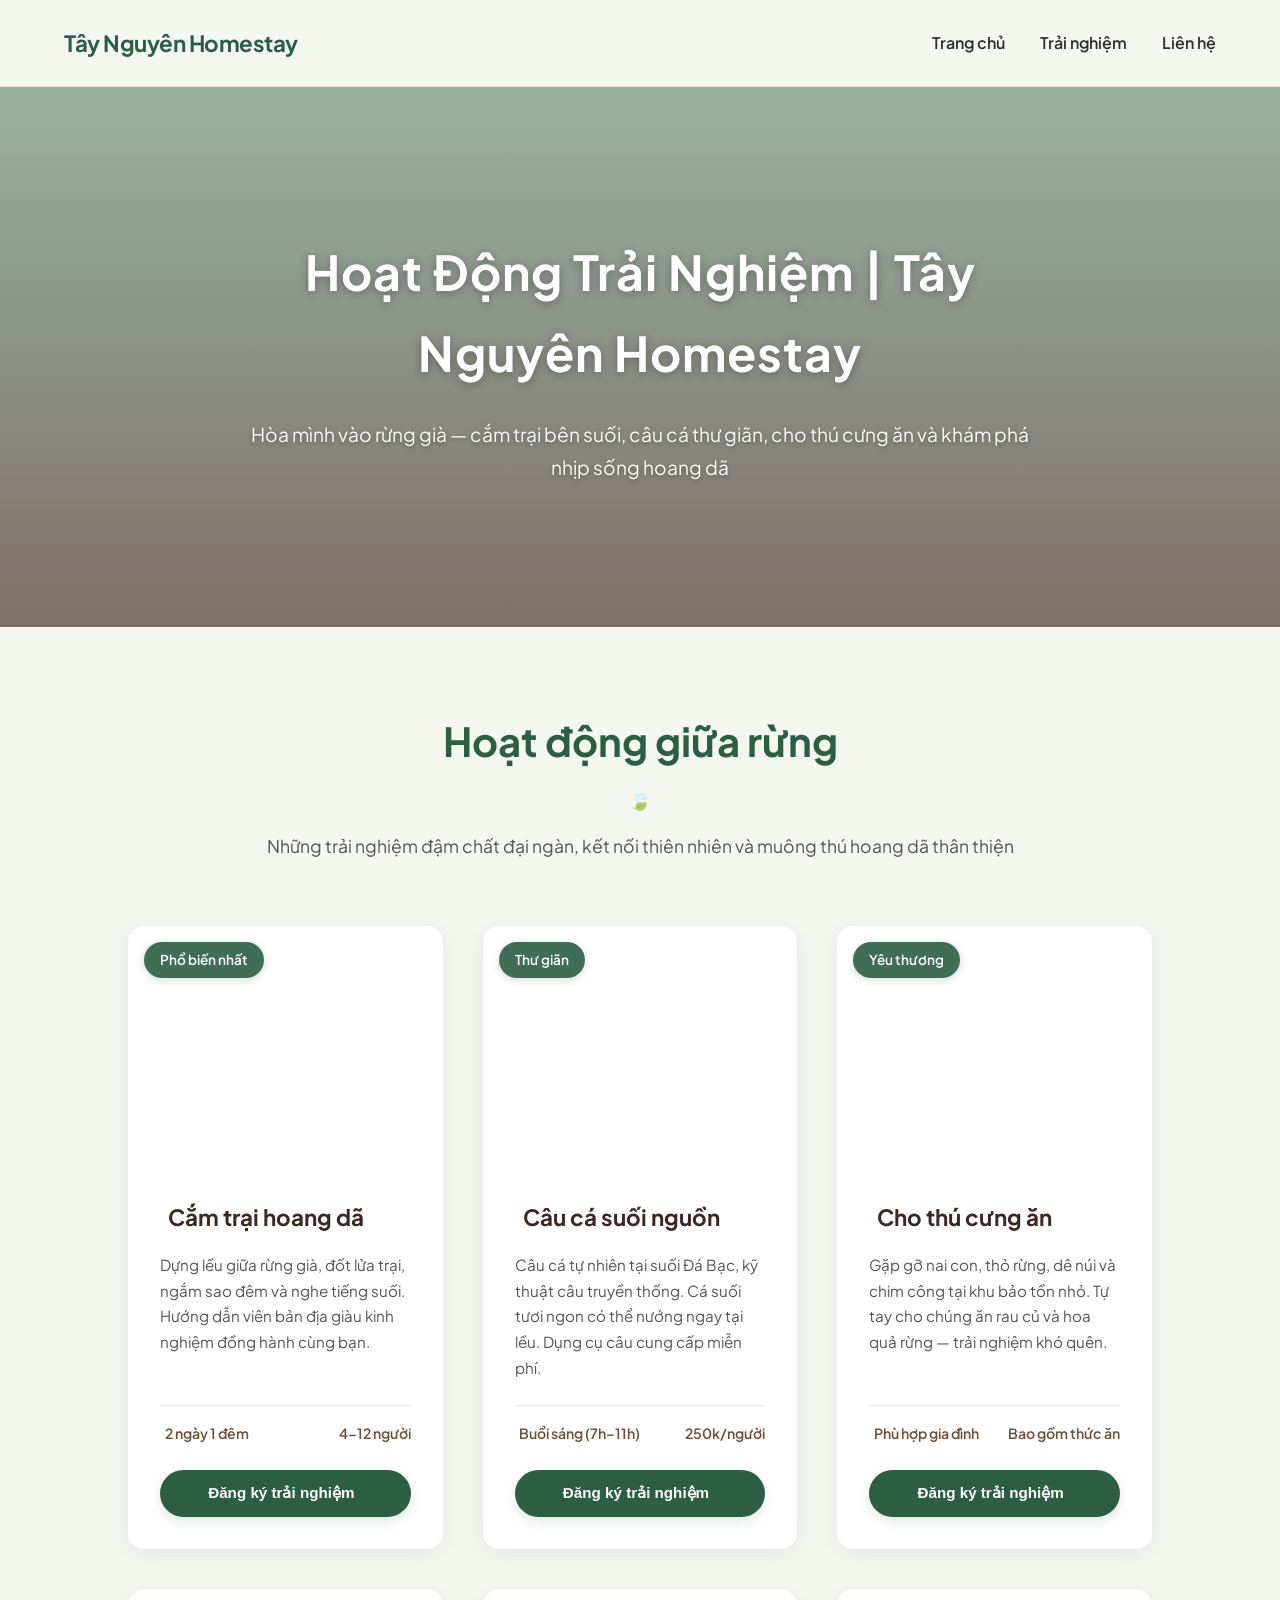
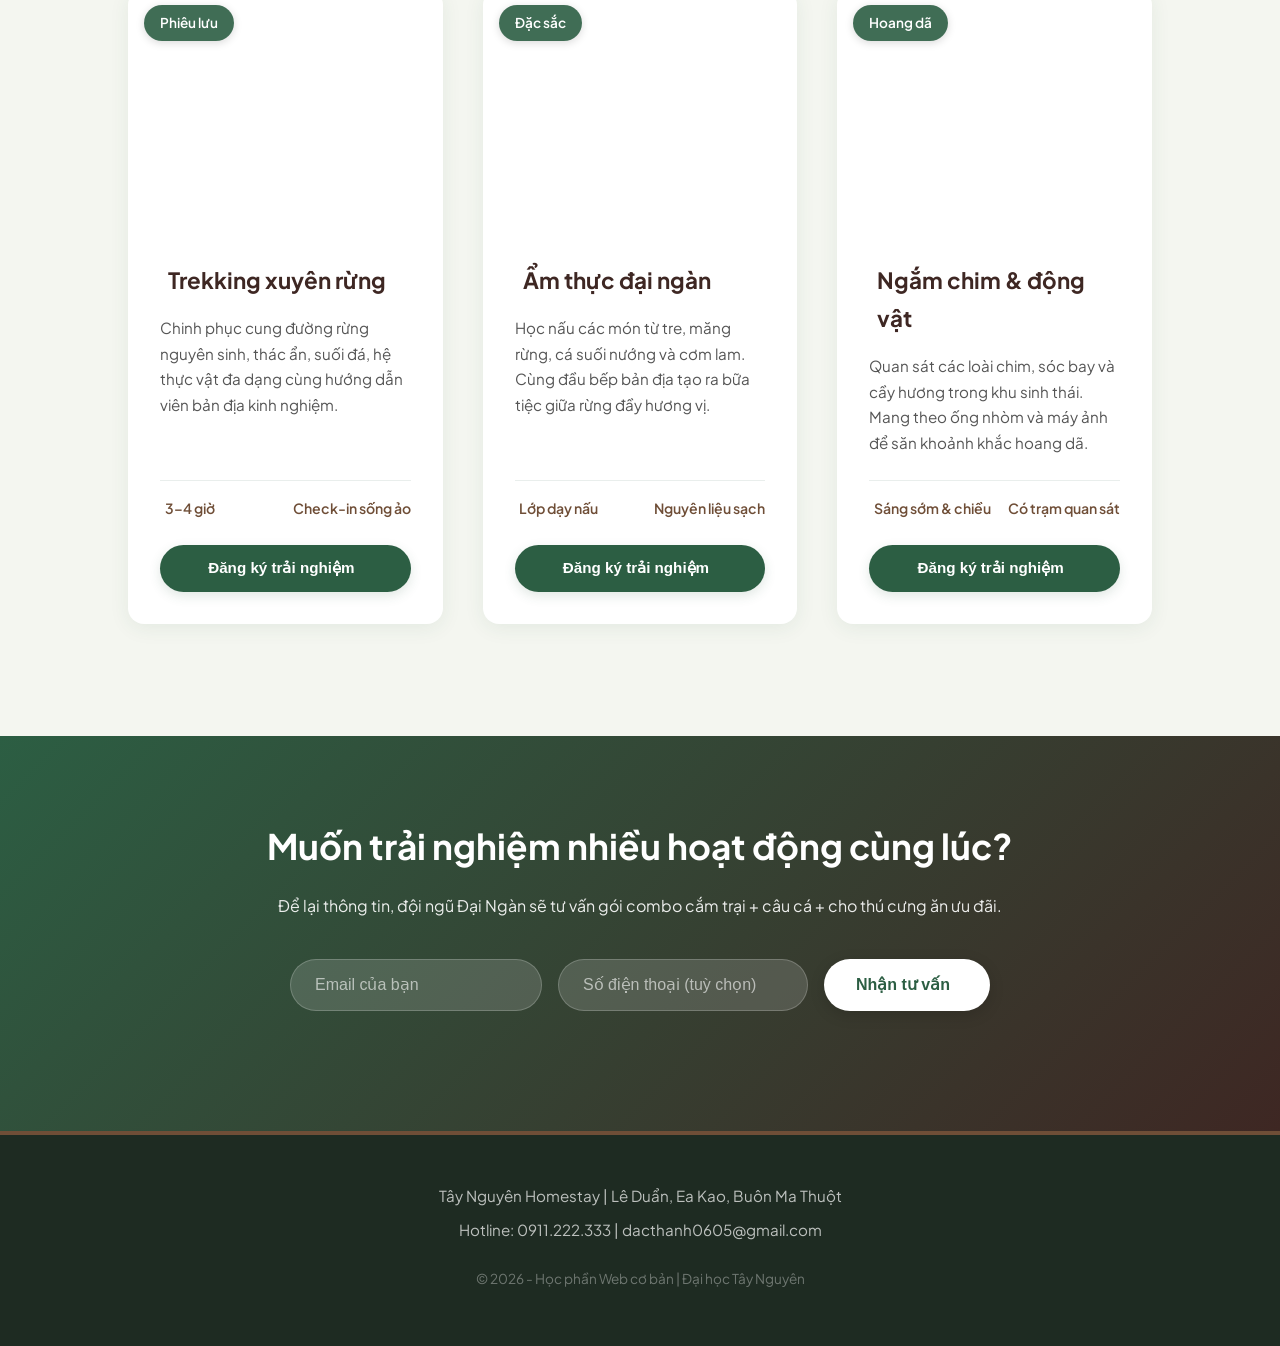
<file: act.html>
<!DOCTYPE html>
<html lang="vi">
<head>
  <meta charset="UTF-8">
  <meta name="viewport" content="width=device-width, initial-scale=1.0, user-scalable=yes">
  <title>Hoạt Động Trải Nghiệm | Tây Nguyên Homestay</title></head>
  <link rel="stylesheet" href="act.css">
<body>

<nav class="navbar">
  <a href="index.html" class="logo">Tây Nguyên Homestay</a>
  <div class="nav-links">
    <a href="index.html">Trang chủ</a>
    <a href="act.html">Trải nghiệm</a>
    <a href="contact.html">Liên hệ</a>
  </div>
</nav>

<section class="hero-forest">
  <div class="hero-content">
    <h1>Hoạt Động Trải Nghiệm | Tây Nguyên Homestay</h1>
    <p>Hòa mình vào rừng già — cắm trại bên suối, câu cá thư giãn, cho thú cưng ăn và khám phá nhịp sống hoang dã</p>
  </div>
</section>

<section class="activities">
  <div class="section-header">
    <h2>Hoạt động giữa rừng</h2>
    <p>Những trải nghiệm đậm chất đại ngàn, kết nối thiên nhiên và muông thú hoang dã thân thiện</p>
  </div>
  <div class="activity-grid">

    <div class="activity-card">
      <div class="card-img" style="background-image: url('https://images.pexels.com/photos/1687845/pexels-photo-1687845.jpeg?auto=compress&cs=tinysrgb&w=600');">
        <div class="badge"><i class="fas fa-fire"></i> Phổ biến nhất</div>
      </div>
      <div class="card-content">
        <h3><i class="fas fa-campground"></i> Cắm trại hoang dã</h3>
        <p>Dựng lều giữa rừng già, đốt lửa trại, ngắm sao đêm và nghe tiếng suối. Hướng dẫn viên bản địa giàu kinh nghiệm đồng hành cùng bạn.</p>
        <div class="info-row">
          <span><i class="far fa-clock"></i> 2 ngày 1 đêm</span>
          <span><i class="fas fa-users"></i> 4-12 người</span>
        </div>
        <button class="btn-forest" onclick="redirectToContact('Hoạt động cắm trại, câu cá', 'Chào Đại Ngàn, mình muốn đăng ký trải nghiệm Cắm trại hoang dã cho nhóm.')">Đăng ký trải nghiệm <i class="fas fa-arrow-right"></i></button>
      </div>
    </div>

    <div class="activity-card">
      <div class="card-img" style="background-image: url('https://www.hanoizoo.com/wp-content/uploads/2025/12/cach-cau-ca-suoi-9de86a.webp');">
        <div class="badge"><i class="fas fa-fish"></i> Thư giãn</div>
      </div>
      <div class="card-content">
        <h3><i class="fas fa-water"></i> Câu cá suối nguồn</h3>
        <p>Câu cá tự nhiên tại suối Đá Bạc, kỹ thuật câu truyền thống. Cá suối tươi ngon có thể nướng ngay tại lều. Dụng cụ câu cung cấp miễn phí.</p>
        <div class="info-row">
          <span><i class="fas fa-stopwatch"></i> Buổi sáng (7h–11h)</span>
          <span><i class="fas fa-tag"></i> 250k/người</span>
        </div>
        <button class="btn-forest" onclick="redirectToContact('Hoạt động cắm trại, câu cá', 'Chào Đại Ngàn, mình muốn đăng ký trải nghiệm Câu cá suối nguồn vào cuối tuần.')">Đăng ký trải nghiệm <i class="fas fa-arrow-right"></i></button>
      </div>
    </div>

    <div class="activity-card">
      <div class="card-img" style="background-image: url('https://file.hstatic.net/200000159621/article/6.16_2a5ddb30a93848b495a51e07ea2e231a_1024x1024.jpg');">
        <div class="badge"><i class="fas fa-paw"></i> Yêu thương</div>
      </div>
      <div class="card-content">
        <h3><i class="fas fa-heart"></i> Cho thú cưng ăn</h3>
        <p>Gặp gỡ nai con, thỏ rừng, dê núi và chim công tại khu bảo tồn nhỏ. Tự tay cho chúng ăn rau củ và hoa quả rừng — trải nghiệm khó quên.</p>
        <div class="info-row">
          <span><i class="fas fa-child"></i> Phù hợp gia đình</span>
          <span><i class="fas fa-apple-alt"></i> Bao gồm thức ăn</span>
        </div>
        <button class="btn-forest" onclick="redirectToContact('Cho thú cưng ăn & thiên nhiên', 'Chào Đại Ngàn, mình muốn đặt lịch trải nghiệm Cho thú cưng ăn cho gia đình có bé nhỏ.')">Đăng ký trải nghiệm <i class="fas fa-arrow-right"></i></button>
      </div>
    </div>

    <div class="activity-card">
      <div class="card-img" style="background-image: url('https://campingsport.vn/wp-content/uploads/2025/02/Phan-biet-giua-trekking-va-hiking-camping-sport-1024x576.jpg');">
        <div class="badge"><i class="fas fa-hiking"></i> Phiêu lưu</div>
      </div>
      <div class="card-content">
        <h3><i class="fas fa-tree"></i> Trekking xuyên rừng</h3>
        <p>Chinh phục cung đường rừng nguyên sinh, thác ẩn, suối đá, hệ thực vật đa dạng cùng hướng dẫn viên bản địa kinh nghiệm.</p>
        <div class="info-row">
          <span><i class="fas fa-shoe-prints"></i> 3–4 giờ</span>
          <span><i class="fas fa-camera"></i> Check-in sống ảo</span>
        </div>
        <button class="btn-forest" onclick="redirectToContact('Hoạt động cắm trại, câu cá', 'Chào Đại Ngàn, tư vấn giúp mình cung đường Trekking xuyên rừng 8km nhé.')">Đăng ký trải nghiệm <i class="fas fa-arrow-right"></i></button>
      </div>
    </div>

    <div class="activity-card">
      <div class="card-img" style="background-image: url('https://tl.cdnchinhphu.vn/344445545208135680/2025/3/24/anh-2-at-1742802826100702445035.jpg');">
        <div class="badge"><i class="fas fa-utensils"></i> Đặc sắc</div>
      </div>
      <div class="card-content">
        <h3><i class="fas fa-mountain"></i> Ẩm thực đại ngàn</h3>
        <p>Học nấu các món từ tre, măng rừng, cá suối nướng và cơm lam. Cùng đầu bếp bản địa tạo ra bữa tiệc giữa rừng đầy hương vị.</p>
        <div class="info-row">
          <span><i class="fas fa-mortar-board"></i> Lớp dạy nấu</span>
          <span><i class="fas fa-leaf"></i> Nguyên liệu sạch</span>
        </div>
        <button class="btn-forest" onclick="redirectToContact('Đặt phòng homestay', 'Chào Đại Ngàn, mình quan tâm đến lớp học Ẩm thực đại ngàn và nấu ăn bản địa.')">Đăng ký trải nghiệm <i class="fas fa-arrow-right"></i></button>
      </div>
    </div>

    <div class="activity-card">
      <div class="card-img" style="background-image: url('https://cdn2.tuoitre.vn/thumb_w/480/2019/6/3/son-tra-2019p038-1559536140517246128003-15595490906332133798494.png');">
        <div class="badge"><i class="fas fa-binoculars"></i> Hoang dã</div>
      </div>
      <div class="card-content">
        <h3><i class="fas fa-dove"></i> Ngắm chim & động vật</h3>
        <p>Quan sát các loài chim, sóc bay và cầy hương trong khu sinh thái. Mang theo ống nhòm và máy ảnh để săn khoảnh khắc hoang dã.</p>
        <div class="info-row">
          <span><i class="fas fa-sun"></i> Sáng sớm & chiều</span>
          <span><i class="fas fa-map-marked-alt"></i> Có trạm quan sát</span>
        </div>
        <button class="btn-forest" onclick="redirectToContact('Hoạt động cắm trại, câu cá', 'Chào Đại Ngàn, mình muốn đăng ký tour Ngắm chim & động vật hoang dã ban sớm.')">Đăng ký trải nghiệm <i class="fas fa-arrow-right"></i></button>
      </div>
    </div>

  </div>
</section>

<div class="callout">
  <h3>Muốn trải nghiệm nhiều hoạt động cùng lúc?</h3>
  <p>Để lại thông tin, đội ngũ Đại Ngàn sẽ tư vấn gói combo cắm trại + câu cá + cho thú cưng ăn ưu đãi.</p>
  <div class="contact-form">
    <input type="email" id="contactEmail" placeholder="Email của bạn">
    <input type="text" id="contactPhone" placeholder="Số điện thoại (tuỳ chọn)">
    <button id="consultBtn">Nhận tư vấn <i class="fas fa-paper-plane"></i></button>
  </div>
  <p id="formFeedback"></p>
</div>

<footer>
  <p>Tây Nguyên Homestay | Lê Duẩn, Ea Kao, Buôn Ma Thuột</p>
  <p>Hotline: 0911.222.333 | dacthanh0605@gmail.com</p>
  <p>© 2026 - Học phần Web cơ bản | Đại học Tây Nguyên</p>
</footer>

</body>
</html>
</file>
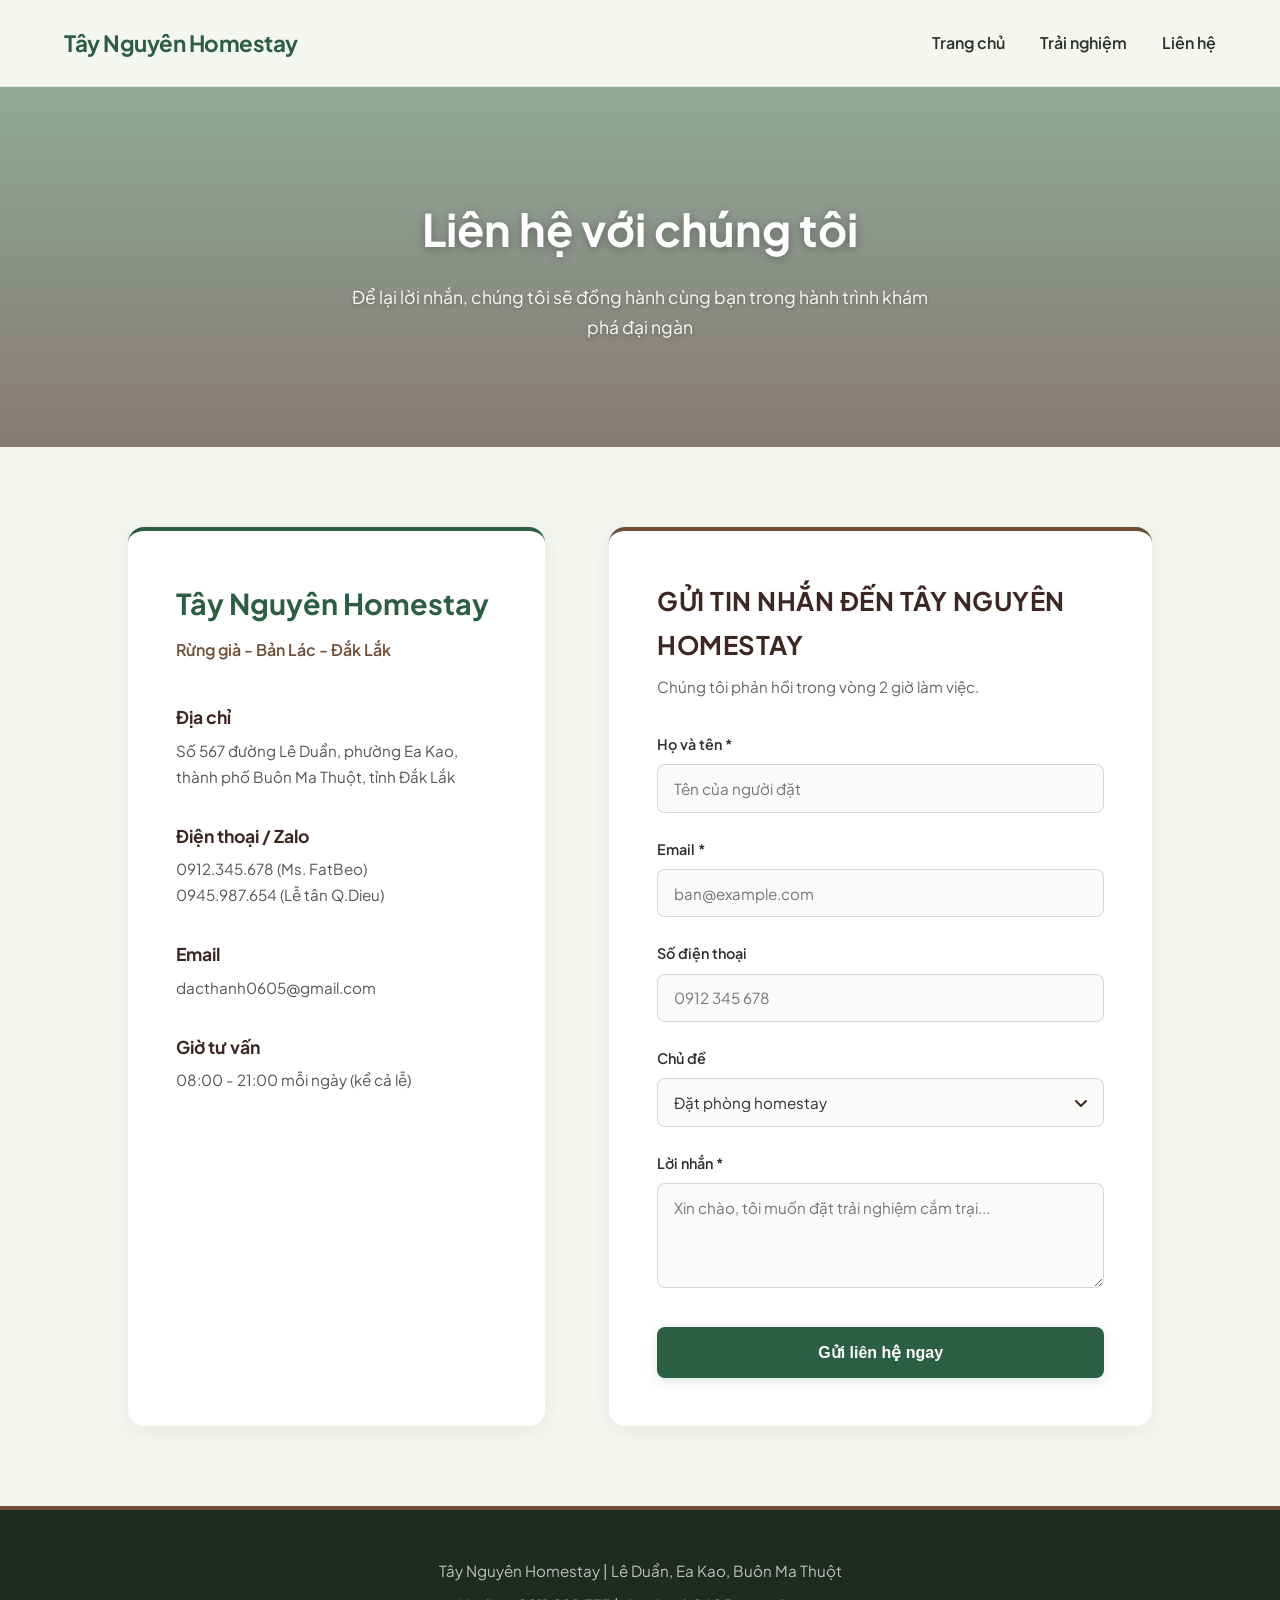
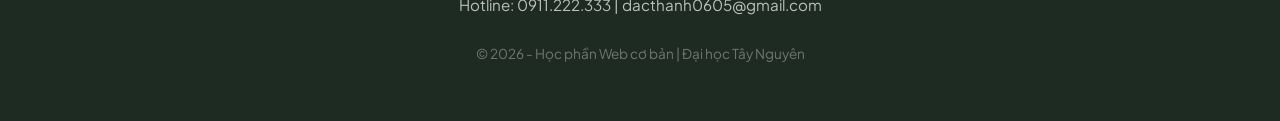
<file: contact.html>
<!DOCTYPE html>
<html lang="vi">
<head>
  <meta charset="UTF-8">
  <meta name="viewport" content="width=device-width">
  <title>Liên hệ | Tây Nguyên Homestay</title>
  <link rel="stylesheet" href="contact.css">
</head>
<body>

<nav class="navbar">
  <a href="index.html" class="logo"> Tây Nguyên Homestay</a>
  <div class="nav-links">
    <a href="index.html">Trang chủ</a>
    <a href="act.html">Trải nghiệm</a>
    <a href="contact.html">Liên hệ</a>
  </div>
</nav>

<section class="page-hero">
  <h1>Liên hệ với chúng tôi</h1>
  <p>Để lại lời nhắn, chúng tôi sẽ đồng hành cùng bạn trong hành trình khám phá đại ngàn</p>
</section>

<div class="contact-wrapper">

  <div class="contact-info">
    <h3>Tây Nguyên Homestay</h3>
    <p>Rừng già - Bản Lác - Đắk Lắk</p>
    <div class="info-detail">
      <div class="info-item">
        <div>
          <h4></i>Địa chỉ</h4>
          <p>Số 567 đường Lê Duẩn, phường Ea Kao, thành phố Buôn Ma Thuột, tỉnh Đắk Lắk</p>
        </div>
      </div>
      <div class="info-item">
        <div>
          <h4></i>Điện thoại / Zalo</h4>
          <p>0912.345.678 (Ms. FatBeo)</p>
          <p>0945.987.654 (Lễ tân Q.Dieu)</p>
        </div>
      </div>
      <div class="info-item">
        <div>
          <h4></i>Email</h4>
          <p>dacthanh0605@gmail.com</p>
        </div>
      </div>
      <div class="info-item">
        <div>
          <h4></i>Giờ tư vấn</h4>
          <p>08:00 - 21:00 mỗi ngày (kể cả lễ)</p>
        </div>
      </div>
    </div>
  </div>

  <div class="contact-form">
    <h3>GỬI TIN NHẮN ĐẾN TÂY NGUYÊN HOMESTAY</h3>
    <p>Chúng tôi phản hồi trong vòng 2 giờ làm việc.</p>
    
    <form action="contact.php" method="POST">
    <div class="input-group">
        <label>Họ và tên *</label>
        <input type="text" name="fullname" placeholder="Tên của người đặt" required>
    </div>
    <div class="input-group">
        <label>Email *</label>
        <input type="email" name="email" placeholder="ban@example.com" required>
    </div>
    <div class="input-group">
        <label>Số điện thoại</label>
        <input type="tel" name="phone" placeholder="0912 345 678">
    </div>
    <div class="input-group">
        <label>Chủ đề</label>
        <select name="subject">
            <option value="Đặt phòng homestay">Đặt phòng homestay</option>
            <option value="Hoạt động cắm trại, câu cá">Hoạt động cắm trại, câu cá</option>
            <option value="Cho thú cưng ăn & thiên nhiên">Cho thú cưng ăn & thiên nhiên</option>
            <option value="Hợp tác & sự kiện">Hợp tác & sự kiện</option>
            <option value="Góp ý dịch vụ">Góp ý dịch vụ</option>
        </select>
    </div>
    <div class="input-group">
        <label>Lời nhắn *</label>
        <textarea name="message" rows="4" placeholder="Xin chào, tôi muốn đặt trải nghiệm cắm trại..." required></textarea>
    </div>
    
    <button type="submit" class="btn-submit">Gửi liên hệ ngay</button>
    </form>
  </div>

</div>

<footer>
  <p>Tây Nguyên Homestay | Lê Duẩn, Ea Kao, Buôn Ma Thuột</p>
  <p>Hotline: 0911.222.333 | dacthanh0605@gmail.com</p>
  <p>© 2026 - Học phần Web cơ bản | Đại học Tây Nguyên</p>
</footer>

<script>
document.querySelector('form').addEventListener('submit', function(event) {
    const email = document.querySelector('input[name="email"]').value.trim();
    const phone = document.querySelector('input[name="phone"]').value.trim();

    const emailPattern = /^[^\s@]+@[^\s@]+\.[^\s@]+$/;
    if (!emailPattern.test(email)) {
        alert("Vui lòng nhập địa chỉ email hợp lệ.");
        event.preventDefault();
        return;
    }

    if (phone !== "" && !/^[0-9]{10,11}$/.test(phone)) {
        alert("Số điện thoại không hợp lệ (cần nhập 10-11 chữ số).");
        event.preventDefault();
        return;
    }
});
</script>
</body>
</html>
</file>
<file: act.css>
@import url('https://fonts.googleapis.com/css2?family=Plus+Jakarta+Sans:wght@300;400;600;700&display=swap');
/* --- Biến màu sắc & Reset CSS --- */
:root {
  --primary-forest: #2C5E43;   /* Xanh lá đại ngàn */
  --primary-light: #4A7C59;    /* Xanh lá sáng nhạt */
  --earth-brown: #6F4E37;      /* Nâu vỏ cây/gỗ */
  --earth-dark: #3E2723;       /* Nâu đất đậm */
  --sand-bg: #F4F6F0;          /* Trắng kem/be dịu mát */
  --text-color: #2D312E;       /* Chữ xám đen tự nhiên */
  --white: #FFFFFF;
  --transition: all 0.3s cubic-bezier(0.25, 0.8, 0.25, 1);
  --shadow: 0 4px 20px rgba(44, 94, 67, 0.08);
}

* {
  margin: 0;
  padding: 0;
  box-sizing: border-box;
}

body {
  font-family: 'Plus Jakarta Sans', sans-serif;
  background-color: var(--sand-bg);
  color: var(--text-color);
  line-height: 1.7;
  overflow-x: hidden;
}

/* --- Thanh điều hướng (Navbar) --- */
.navbar {
  display: flex;
  justify-content: space-between;
  align-items: center;
  padding: 1.5rem 5%;
  background: rgba(244, 246, 240, 0.85);
  backdrop-filter: blur(10px);
  position: sticky;
  top: 0;
  z-index: 1000;
  border-bottom: 1px solid rgba(44, 94, 67, 0.1);
}

.navbar .logo {
  font-size: 1.4rem;
  font-weight: 700;
  color: var(--primary-forest);
  text-decoration: none;
  letter-spacing: -0.5px;
}

.nav-links a {
  text-decoration: none;
  color: var(--text-color);
  font-weight: 600;
  margin-left: 2rem;
  transition: var(--transition);
  position: relative;
}

.nav-links a:hover, .nav-links a:focus {
  color: var(--primary-forest);
}

.nav-links a::after {
  content: '';
  position: absolute;
  bottom: -4px;
  left: 0;
  width: 0;
  height: 2px;
  background-color: var(--earth-brown);
  transition: var(--transition);
}

.nav-links a:hover::after {
  width: 100%;
}

/* --- Khu vực Hero (Banner đại ngàn) --- */
.hero-forest {
  height: 60vh;
  min-height: 400px;
  background: linear-gradient(rgba(44, 94, 67, 0.45), rgba(62, 39, 35, 0.65)), 
              url('https://images.pexels.com/photos/1687845/pexels-photo-1687845.jpeg?auto=compress&cs=tinysrgb&w=1200') center/cover no-repeat fixed;
  display: flex;
  align-items: center;
  justify-content: center;
  text-align: center;
  color: var(--white);
  padding: 0 1rem;
}

.hero-content {
  max-width: 800px;
}

.hero-forest h1 {
  font-size: 3rem;
  font-weight: 700;
  margin-bottom: 1.5rem;
  text-shadow: 0 2px 10px rgba(0,0,0,0.3);
  letter-spacing: 1px;
}

.hero-forest p {
  font-size: 1.2rem;
  opacity: 0.95;
  text-shadow: 0 2px 5px rgba(0,0,0,0.3);
}

/* --- Khu vực hoạt động trải nghiệm --- */
.activities {
  padding: 5rem 10%;
}

.section-header {
  text-align: center;
  margin-bottom: 4rem;
}

.section-header h2 {
  font-size: 2.5rem;
  color: var(--primary-forest);
  margin-bottom: 1rem;
  position: relative;
}

.section-header h2::after {
  content: '🍃';
  display: block;
  font-size: 1.2rem;
  margin-top: 0.5rem;
  opacity: 0.7;
}

.section-header p {
  color: #555;
  font-size: 1.1rem;
}

/* --- Grid danh sách hoạt động --- */
.activity-grid {
  display: grid;
  grid-template-columns: repeat(3, 1fr);
  gap: 2.5rem;
}

.activity-card {
  background: var(--white);
  border-radius: 16px;
  overflow: hidden;
  box-shadow: var(--shadow);
  transition: var(--transition);
  display: flex;
  flex-direction: column;
}

.activity-card:hover {
  transform: translateY(-8px);
  box-shadow: 0 12px 30px rgba(44, 94, 67, 0.12);
}

.card-img {
  height: 240px;
  background-size: cover;
  background-position: center;
  position: relative;
  transition: var(--transition);
}

.activity-card:hover .card-img {
  transform: scale(1.02);
}

.badge {
  position: absolute;
  top: 1rem;
  left: 1rem;
  background-color: rgba(44, 94, 67, 0.9);
  color: var(--white);
  padding: 0.4rem 1rem;
  border-radius: 50px;
  font-size: 0.85rem;
  font-weight: 600;
  backdrop-filter: blur(4px);
  box-shadow: 0 2px 8px rgba(0,0,0,0.15);
}

.card-content {
  padding: 2rem;
  display: flex;
  flex-direction: column;
  flex-grow: 1;
}

.card-content h3 {
  color: var(--earth-dark);
  font-size: 1.4rem;
  margin-bottom: 1rem;
  display: flex;
  align-items: center;
  gap: 0.5rem;
}

.card-content h3 i {
  color: var(--primary-light);
}

.card-content p {
  color: #555;
  font-size: 0.95rem;
  margin-bottom: 1.5rem;
  flex-grow: 1;
}

.info-row {
  display: flex;
  justify-content: space-between;
  border-top: 1px solid rgba(44, 94, 67, 0.1);
  padding-top: 1rem;
  margin-bottom: 1.5rem;
  font-size: 0.88rem;
  color: var(--earth-brown);
  font-weight: 600;
}

.info-row i {
  margin-right: 0.3rem;
  color: var(--primary-light);
}

/* --- Nút Đăng Ký --- */
.btn-forest {
  background-color: var(--primary-forest);
  color: var(--white);
  border: none;
  padding: 0.9rem 1.5rem;
  font-size: 0.95rem;
  font-weight: 600;
  border-radius: 50px;
  cursor: pointer;
  transition: var(--transition);
  display: flex;
  align-items: center;
  justify-content: center;
  gap: 0.5rem;
  width: 100%;
  box-shadow: 0 4px 12px rgba(44, 94, 67, 0.15);
}

.btn-forest:hover {
  background-color: var(--earth-brown);
  transform: translateY(-2px);
  box-shadow: 0 6px 18px rgba(111, 78, 55, 0.3);
}

/* --- Khối Kêu Gọi Nhận Tư Vấn (Callout Form) --- */
.callout {
  background: linear-gradient(135deg, var(--primary-forest), var(--earth-dark));
  color: var(--white);
  text-align: center;
  padding: 5rem 2rem;
  margin-top: 2rem;
}

.callout h3 {
  font-size: 2.2rem;
  margin-bottom: 1rem;
}

.callout p {
  margin-bottom: 2.5rem;
  opacity: 0.9;
}

.contact-form {
  display: flex;
  justify-content: center;
  gap: 1rem;
  max-width: 700px;
  margin: 0 auto;
}

.contact-form input {
  padding: 1rem 1.5rem;
  border: 1px solid rgba(255,255,255,0.2);
  border-radius: 50px;
  font-size: 1rem;
  outline: none;
  transition: var(--transition);
}

.contact-form input[type="email"] {
  flex: 2;
  background: rgba(255, 255, 255, 0.15);
  color: var(--white);
}

.contact-form input[type="text"] {
  flex: 1;
  background: rgba(255, 255, 255, 0.15);
  color: var(--white);
}

.contact-form input::placeholder {
  color: rgba(255, 255, 255, 0.6);
}

.contact-form input:focus {
  background: var(--white);
  color: var(--text-color);
}

#consultBtn {
  background-color: var(--white);
  color: var(--primary-forest);
  border: none;
  padding: 1rem 2rem;
  font-size: 1rem;
  font-weight: 600;
  border-radius: 50px;
  cursor: pointer;
  transition: var(--transition);
  display: flex;
  align-items: center;
  gap: 0.5rem;
  box-shadow: 0 4px 15px rgba(0,0,0,0.15);
}

#consultBtn:hover {
  background-color: var(--sand-bg);
  transform: translateY(-2px);
}

#formFeedback {
  margin-top: 1rem;
  font-size: 0.95rem;
  font-weight: 600;
}

/* --- Chân trang (Footer) --- */
footer {
  background-color: #1E2B22;
  color: rgba(255, 255, 255, 0.7);
  text-align: center;
  padding: 3rem 1rem;
  font-size: 0.95rem;
  border-top: 4px solid var(--earth-brown);
}

footer p {
  margin-bottom: 0.5rem;
}

footer p:last-child {
  margin-top: 1.5rem;
  font-size: 0.85rem;
  opacity: 0.5;
}

/* --- Hệ thống Responsive --- */
@media (max-width: 1200px) {
  .activity-grid {
    grid-template-columns: repeat(2, 1fr);
    gap: 2rem;
  }
}

@media (max-width: 992px) {
  section.activities {
    padding: 4rem 5%;
  }
  .contact-form {
    flex-direction: column;
    max-width: 450px;
    border-radius: 0;
  }
  .contact-form input {
    width: 100%;
  }
  #consultBtn {
    justify-content: center;
  }
}

@media (max-width: 768px) {
  .navbar {
    flex-direction: column;
    gap: 1rem;
    padding: 1rem;
  }
  .nav-links a {
    margin: 0 0.8rem;
  }
  .hero-forest h1 {
    font-size: 2.2rem;
  }
  .hero-forest p {
    font-size: 1rem;
  }
  .section-header h2 {
    font-size: 2rem;
  }
  .activity-grid {
    grid-template-columns: 1fr;
    gap: 2rem;
  }
}
</file>
<file: contact.css>
@import url('https://fonts.googleapis.com/css2?family=Plus+Jakarta+Sans:wght@300;400;600;700&display=swap');
    /* --- Gắn kết các biến màu sắc & reset đồng bộ với index.html --- */
:root {
  --primary-forest: #2C5E43;   /* Xanh lá đại ngàn */
  --primary-light: #4A7C59;    /* Xanh lá sáng nhạt */
  --earth-brown: #6F4E37;      /* Nâu vỏ cây/gỗ */
  --earth-dark: #3E2723;       /* Nâu đất đậm */
  --sand-bg: #F4F6F0;          /* Trắng kem/be dịu mát */
  --text-color: #2D312E;       /* Chữ xám đen tự nhiên */
  --white: #FFFFFF;
  --transition: all 0.3s cubic-bezier(0.25, 0.8, 0.25, 1);
  --shadow: 0 4px 20px rgba(44, 94, 67, 0.08);
}

* {
  margin: 0;
  padding: 0;
  box-sizing: border-box;
}

body {
  font-family: 'Plus Jakarta Sans', sans-serif;
  background-color: var(--sand-bg);
  color: var(--text-color);
  line-height: 1.7;
  overflow-x: hidden;
}

/* --- Đồng bộ Thanh điều hướng (Navbar) --- */
.navbar {
  display: flex;
  justify-content: space-between;
  align-items: center;
  padding: 1.5rem 5%;
  background: rgba(244, 246, 240, 0.85);
  backdrop-filter: blur(10px);
  position: sticky;
  top: 0;
  z-index: 1000;
  border-bottom: 1px solid rgba(44, 94, 67, 0.1);
}

.navbar .logo {
  font-size: 1.4rem;
  font-weight: 700;
  color: var(--primary-forest);
  text-decoration: none;
  letter-spacing: -0.5px;
}

.nav-links a {
  text-decoration: none;
  color: var(--text-color);
  font-weight: 600;
  margin-left: 2rem;
  transition: var(--transition);
  position: relative;
}

.nav-links a:hover, .nav-links a:focus {
  color: var(--primary-forest);
}

.nav-links a::after {
  content: '';
  position: absolute;
  bottom: -4px;
  left: 0;
  width: 0;
  height: 2px;
  background-color: var(--earth-brown);
  transition: var(--transition);
}

.nav-links a:hover::after {
  width: 100%;
}

/* --- Banner trang Liên hệ (Page Hero) --- */
.page-hero {
  height: 40vh;
  min-height: 280px;
  background: linear-gradient(rgba(44, 94, 67, 0.5), rgba(62, 39, 35, 0.6)), 
              url('https://thanhnien.mediacdn.vn/Uploaded/nhanlh/2022_09_22/dji-0134-hdr-8794.jpg') center/cover no-repeat;
  display: flex;
  flex-direction: column;
  align-items: center;
  justify-content: center;
  text-align: center;
  color: var(--white);
  padding: 0 1rem;
}

.page-hero h1 {
  font-size: 2.8rem;
  font-weight: 700;
  margin-bottom: 1rem;
  text-shadow: 0 2px 10px rgba(0,0,0,0.3);
}

.page-hero p {
  font-size: 1.1rem;
  max-width: 600px;
  opacity: 0.95;
  text-shadow: 0 2px 5px rgba(0,0,0,0.3);
}

/* --- Bố cục vùng liên hệ (Contact Wrapper) --- */
.contact-wrapper {
  display: grid;
  grid-template-columns: 1fr 1.3fr;
  gap: 4rem;
  padding: 5rem 10%;
  max-width: 1400px;
  margin: 0 auto;
}

/* --- Cột thông tin liên hệ (Contact Info) --- */
.contact-info {
  background-color: var(--white);
  padding: 3rem;
  border-radius: 16px;
  box-shadow: var(--shadow);
  border-top: 4px solid var(--primary-forest);
}

.contact-info h3 {
  font-size: 1.8rem;
  color: var(--primary-forest);
  margin-bottom: 0.5rem;
}

.contact-info > p {
  color: var(--earth-brown);
  font-weight: 600;
  margin-bottom: 2.5rem;
}

.info-detail {
  display: flex;
  flex-direction: column;
  gap: 2rem;
}

.info-item {
  display: flex;
  align-items: flex-start;
}

.info-item h4 {
  color: var(--earth-dark);
  font-size: 1.1rem;
  margin-bottom: 0.3rem;
}

.info-item p {
  color: #555;
  font-size: 0.95rem;
}

/* --- Cột Form gửi tin nhắn (Contact Form) --- */
.contact-form {
  background-color: var(--white);
  padding: 3rem;
  border-radius: 16px;
  box-shadow: var(--shadow);
  border-top: 4px solid var(--earth-brown);
}

.contact-form h3 {
  font-size: 1.6rem;
  color: var(--earth-dark);
  letter-spacing: 0.5px;
  margin-bottom: 0.5rem;
}

.contact-form > p {
  color: #666;
  font-size: 0.95rem;
  margin-bottom: 2rem;
}

/* Giao diện các ô nhập liệu (Inputs) */
.input-group {
  margin-bottom: 1.5rem;
}

.input-group label {
  display: block;
  font-weight: 600;
  margin-bottom: 0.5rem;
  color: var(--text-color);
  font-size: 0.9rem;
}

.input-group input,
.input-group select,
.input-group textarea {
  width: 100%;
  padding: 0.85rem 1rem;
  border: 1px solid rgba(44, 94, 67, 0.2);
  background-color: #FAFBF9;
  border-radius: 8px;
  font-family: inherit;
  font-size: 0.95rem;
  color: var(--text-color);
  transition: var(--transition);
}

.input-group input:focus,
.input-group select:focus,
.input-group textarea:focus {
  outline: none;
  border-color: var(--primary-forest);
  background-color: var(--white);
  box-shadow: 0 0 0 3px rgba(44, 94, 67, 0.1);
}

.input-group select {
  cursor: pointer;
  appearance: none;
  background-image: url("data:image/svg+xml,%3Csvg xmlns='http://www.w3.org/2000/svg' width='12' height='12' viewBox='0 0 12 12'%3E%3Cpath fill='%233E2723' d='M10.293 3.293L6 7.586 1.707 3.293A1 1 0 00.293 4.707l5 5a1 1 0 001.414 0l5-5a1 1 0 10-1.414-1.414z'/%3E%3C/svg%3E");
  background-repeat: no-repeat;
  background-position: right 1rem center;
  padding-right: 2.5rem;
}

.input-group textarea {
  resize: vertical;
}

/* Nút Gửi liên hệ */
.btn-submit {
  width: 100%;
  background-color: var(--primary-forest);
  color: var(--white);
  border: none;
  padding: 1rem;
  font-size: 1rem;
  font-weight: 600;
  border-radius: 8px;
  cursor: pointer;
  transition: var(--transition);
  box-shadow: 0 4px 12px rgba(44, 94, 67, 0.15);
  margin-top: 0.5rem;
}

.btn-submit:hover {
  background-color: var(--earth-brown);
  transform: translateY(-2px);
  box-shadow: 0 6px 15px rgba(111, 78, 55, 0.25);
}

.contact-form .note {
  text-align: center;
  font-size: 0.85rem;
  color: #888;
  margin-top: 1.2rem;
}

#submitSuccess {
  margin-top: 1rem;
  text-align: center;
  font-weight: 600;
  color: var(--primary-forest);
}

/* --- Đồng bộ Chân trang (Footer) --- */
footer {
  background-color: #1E2B22;
  color: rgba(255, 255, 255, 0.7);
  text-align: center;
  padding: 3rem 1rem;
  font-size: 0.95rem;
  border-top: 4px solid var(--earth-brown);
}

footer p {
  margin-bottom: 0.5rem;
}

footer p:last-child {
  margin-top: 1.5rem;
  font-size: 0.85rem;
  opacity: 0.5;
}

/* --- Responsive cho trang Liên hệ --- */
@media (max-width: 992px) {
  .contact-wrapper {
    grid-template-columns: 1fr;
    gap: 2.5rem;
    padding: 3rem 5%;
  }
  .page-hero h1 {
    font-size: 2.2rem;
  }
}

@media (max-width: 768px) {
  .navbar {
    flex-direction: column;
    gap: 1rem;
    padding: 1rem;
  }
  .nav-links a {
    margin: 0 0.8rem;
  }
  .contact-info, .contact-form {
    padding: 2rem 1.5rem;
  }
}
</file>
